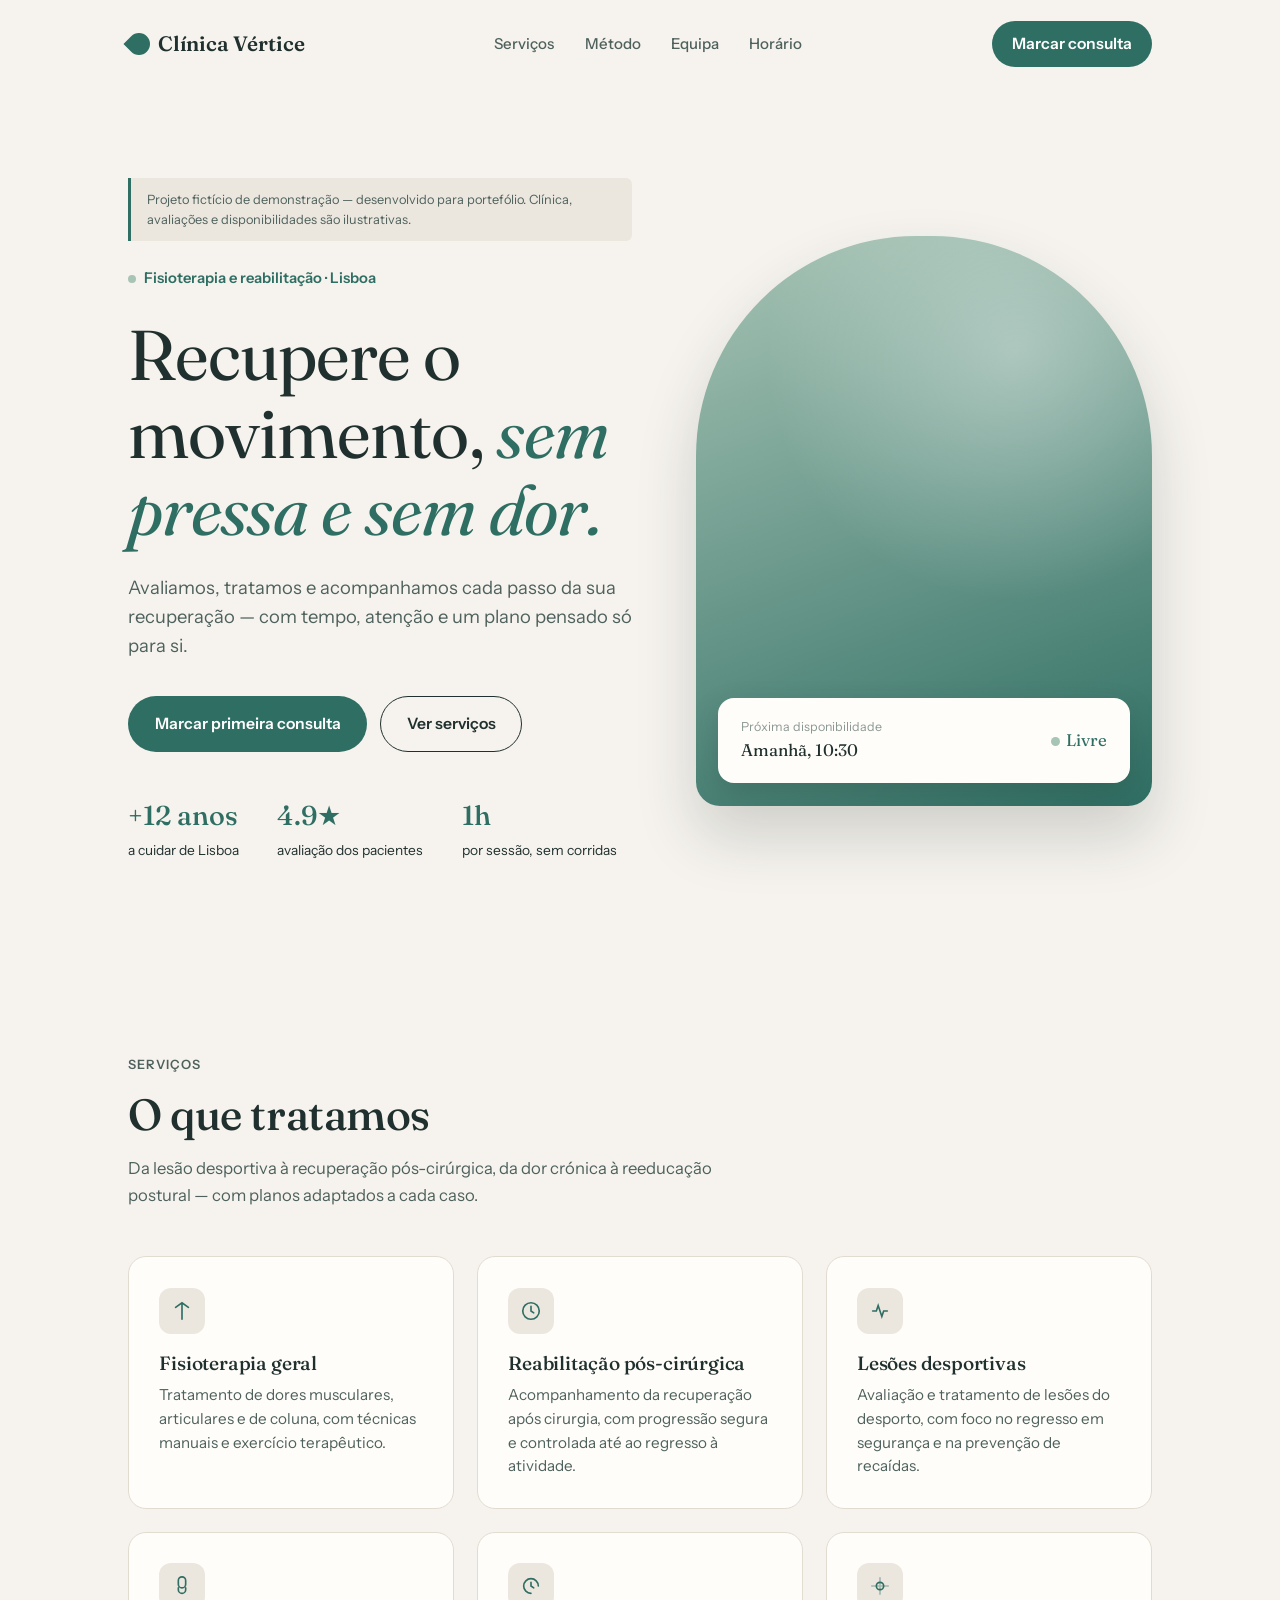
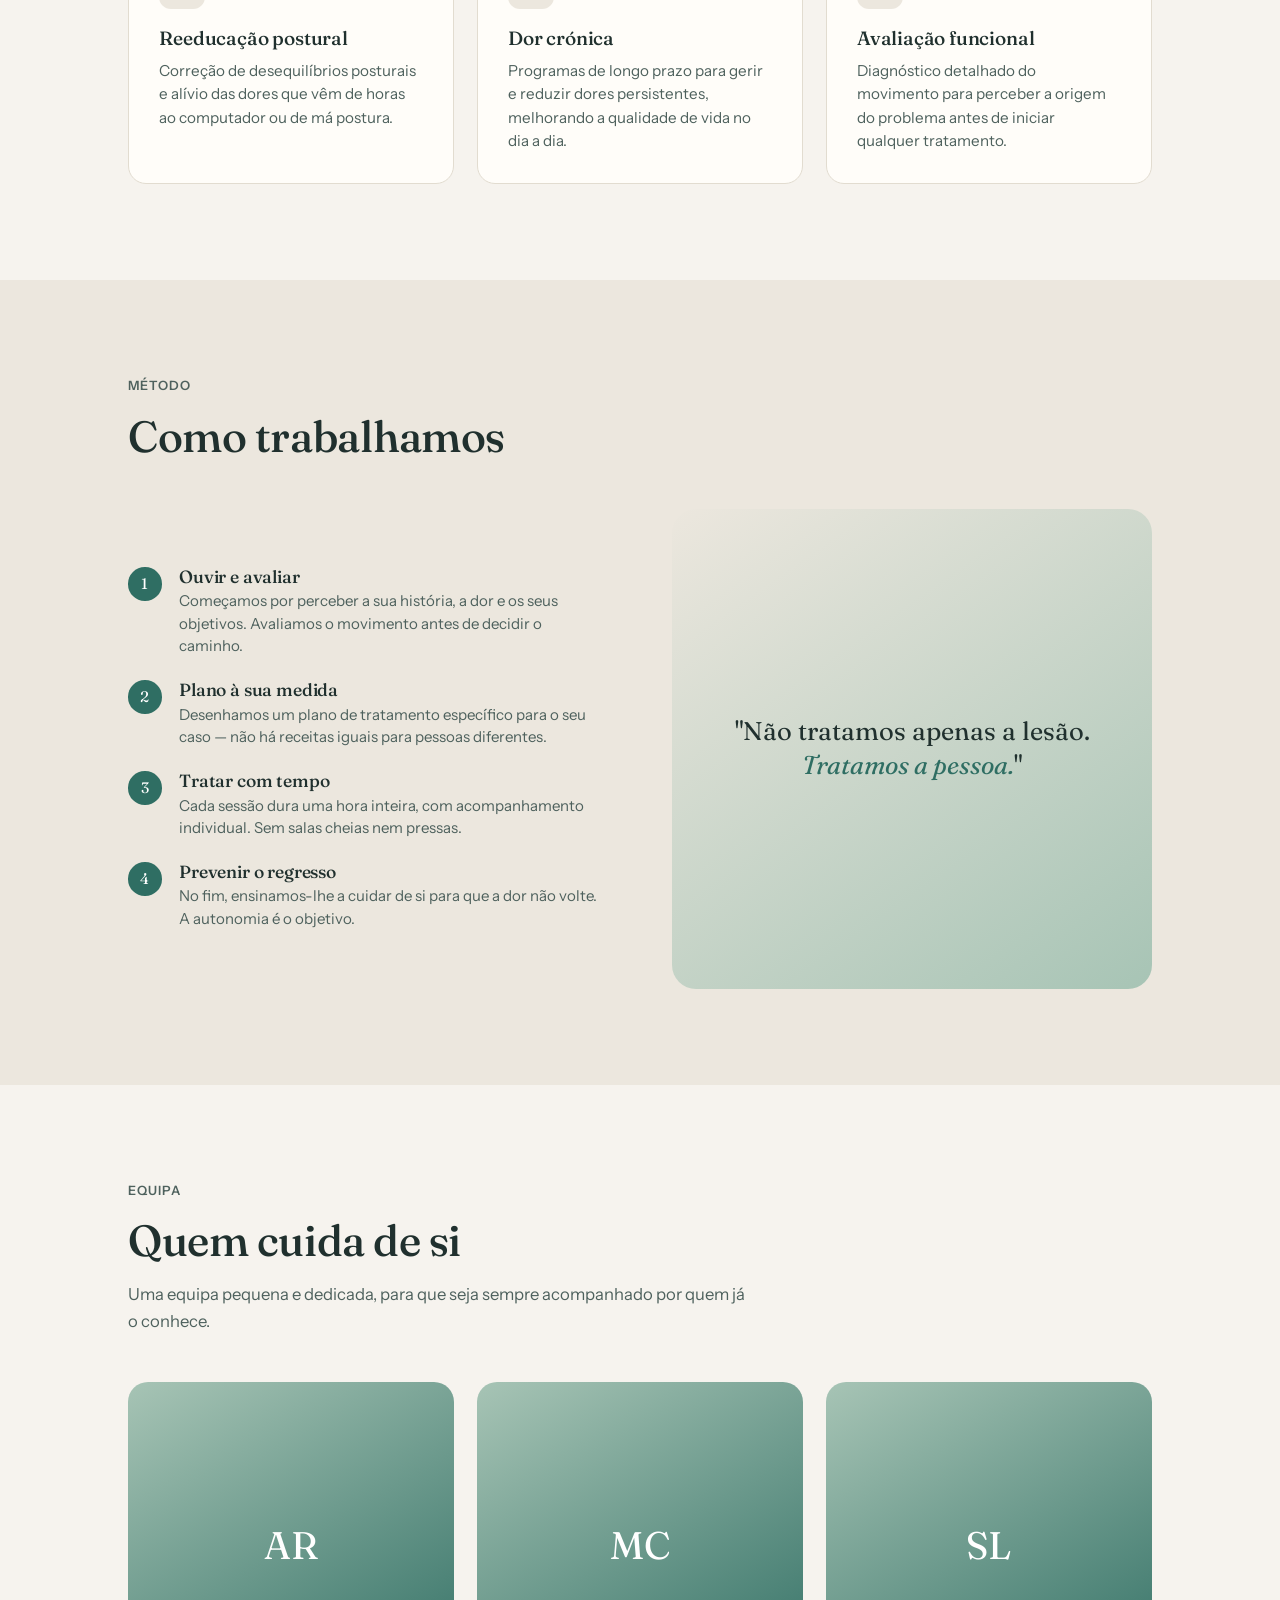
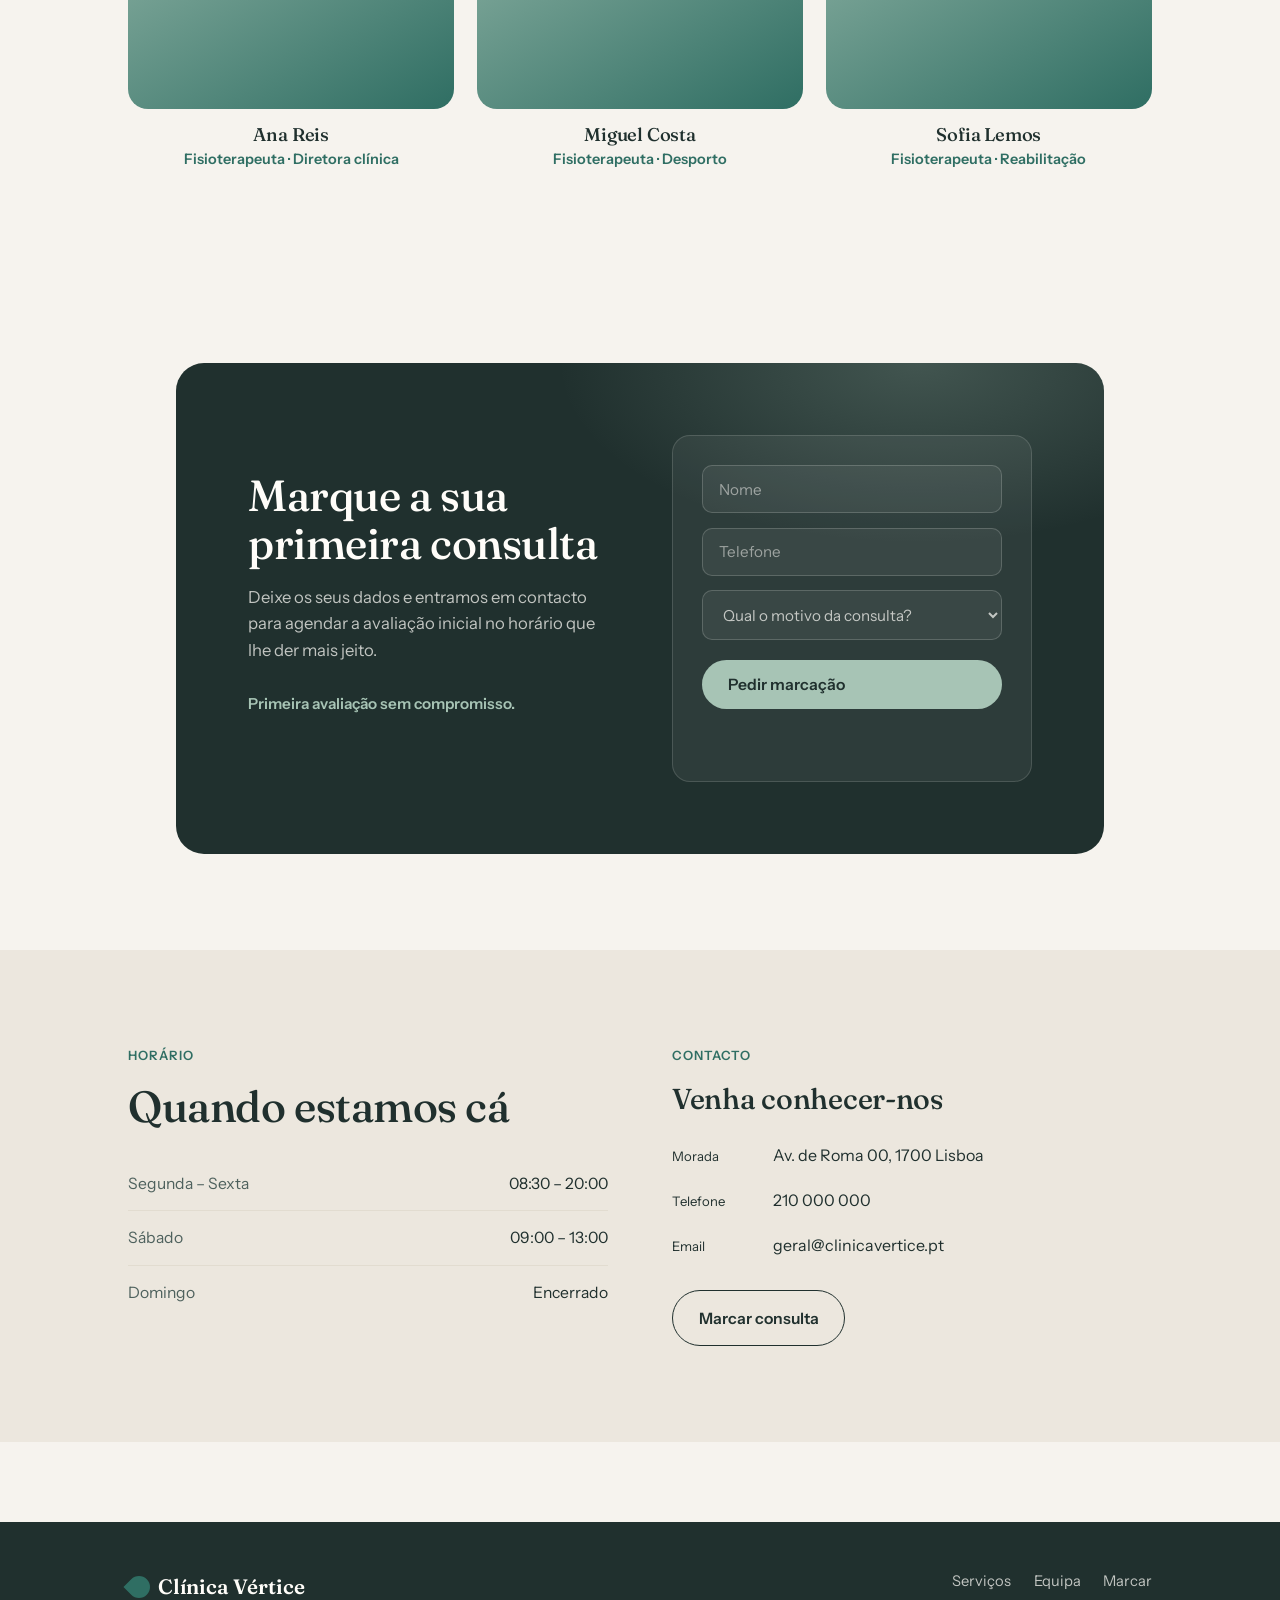
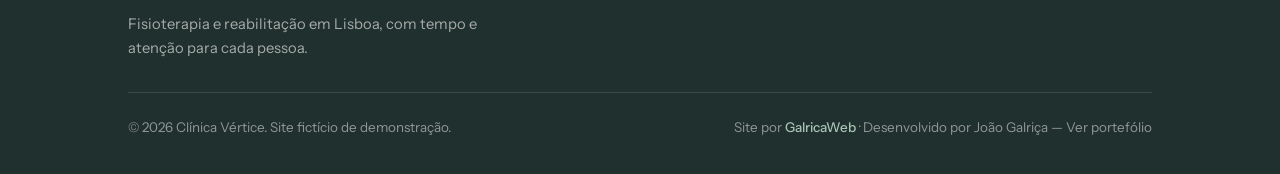
<file: index.html>
<!DOCTYPE html>
<html lang="pt-PT">
<head>
<meta charset="UTF-8">
<meta name="viewport" content="width=device-width, initial-scale=1.0">
<title>Clínica Vértice — Fisioterapia e Reabilitação · Lisboa</title>
<meta name="description" content="Clínica de fisioterapia e reabilitação em Lisboa. Avaliação, tratamento e recuperação com acompanhamento personalizado.">
<link rel="preconnect" href="https://fonts.googleapis.com">
<link rel="preconnect" href="https://fonts.gstatic.com" crossorigin>
<link href="https://fonts.googleapis.com/css2?family=Fraunces:opsz,wght@9..144,400;9..144,500;9..144,600&family=Instrument+Sans:wght@400;500;600&display=optional" rel="stylesheet">
<style>
  :root{
    --sand:#f6f3ee;         /* warm paper */
    --sand-2:#ece7de;
    --cream:#fffdf9;
    --ink:#20302e;          /* deep petrol-green ink */
    --ink-soft:#4e615d;
    --ink-faint:#8b9894;
    --teal:#2f6e63;         /* serene petrol-teal — the brand */
    --teal-deep:#245349;
    --sage:#a7c4b5;         /* soft sage accent */
    --clay:#d98b6a;         /* warm secondary for small touches */
    --line:#e2dcd0;
    --max:1120px;
    --gutter:clamp(20px,5vw,48px);
    --f-display:"Fraunces",Georgia,serif;
    --f-body:"Instrument Sans",system-ui,sans-serif;
  }
  
.demo-notice {
  font-size: 0.8rem;
  line-height: 1.5;
  color: var(--ink-soft);
  background: var(--sand-2);
  border-left: 3px solid var(--teal);
  padding: 0.75rem 1rem;
  margin-bottom: 1.5rem;
  border-radius: 0 6px 6px 0;
}
  
  *{margin:0;padding:0;box-sizing:border-box}
  html{scroll-behavior:smooth}
  body{font-family:var(--f-body);background:var(--sand);color:var(--ink);line-height:1.6;-webkit-font-smoothing:antialiased;overflow-x:hidden}
  a{color:inherit;text-decoration:none}
  img{max-width:100%;display:block}
  .wrap{width:100%;max-width:var(--max);margin:0 auto;padding-inline:var(--gutter)}

  h1,h2,h3{font-family:var(--f-display);font-weight:500;line-height:1.1;letter-spacing:-0.01em}
  h1{font-size:clamp(2.6rem,5.5vw,4.4rem);font-weight:400}
  h2{font-size:clamp(1.9rem,3.4vw,2.8rem)}
  h3{font-size:1.3rem}
  p{font-size:1.04rem}

  .btn{display:inline-flex;align-items:center;gap:.5rem;font-family:var(--f-body);font-weight:600;font-size:.98rem;padding:.9rem 1.6rem;border-radius:999px;cursor:pointer;border:1px solid transparent;transition:all .18s ease}
  .btn.solid{background:var(--teal);color:#fff}
  .btn.solid:hover{background:var(--teal-deep);transform:translateY(-2px)}
  .btn.ghost{border-color:var(--ink);color:var(--ink)}
  .btn.ghost:hover{background:var(--ink);color:var(--cream)}

  /* nav */
  .nav{position:sticky;top:0;z-index:30;background:rgba(246,243,238,.88);backdrop-filter:blur(10px);border-bottom:1px solid transparent;transition:border-color .2s}
  .nav.scrolled{border-color:var(--line)}
  .nav .wrap{display:flex;align-items:center;justify-content:space-between;padding-block:1.3rem}
  .brand{font-family:var(--f-display);font-weight:600;font-size:1.3rem;display:flex;align-items:center;gap:.5rem}
  .brand .mark{width:22px;height:22px;border-radius:50% 50% 50% 0;background:var(--teal);transform:rotate(45deg)}
  .nav-links{display:flex;gap:1.9rem;font-size:.94rem;font-weight:500}
  .nav-links a{color:var(--ink-soft)}
  .nav-links a:hover{color:var(--ink)}
  .nav .btn{padding:.6rem 1.2rem}
  @media(max-width:820px){.nav-links{display:none}}

  /* hero */
  .hero{padding-block:clamp(3rem,7vw,6rem) clamp(3.5rem,8vw,6rem);position:relative;overflow:hidden}
  .hero-grid{display:grid;grid-template-columns:1.05fr .95fr;gap:clamp(2rem,5vw,4rem);align-items:center}
  .hero .eyebrow{display:inline-flex;align-items:center;gap:.5rem;font-size:.92rem;font-weight:600;color:var(--teal);margin-bottom:1.6rem}
  .hero .eyebrow::before{content:"";width:8px;height:8px;border-radius:50%;background:var(--sage)}
  .hero h1{margin-bottom:1.5rem}
  .hero h1 em{font-style:italic;color:var(--teal)}
  .hero-lead{color:var(--ink-soft);font-size:1.15rem;line-height:1.6;max-width:46ch;margin-bottom:2.2rem}
  .hero-actions{display:flex;gap:.8rem;flex-wrap:wrap}
  .hero-trust{margin-top:2.6rem;display:flex;gap:2.4rem;flex-wrap:wrap}
  .hero-trust div strong{display:block;font-family:var(--f-display);font-size:1.7rem;font-weight:500;color:var(--teal)}
  .hero-trust div span{font-size:.86rem;color:var(--ink)}
  /* hero visual — abstract calm shape, no stock photo */
  .hero-visual{position:relative;aspect-ratio:4/5;border-radius:220px 220px 24px 24px;background:linear-gradient(160deg,var(--sage),var(--teal));overflow:hidden;box-shadow:0 30px 60px rgba(32,48,46,.18)}
  .hero-visual::before{content:"";position:absolute;inset:0;background:radial-gradient(circle at 70% 20%,rgba(255,255,255,.35),transparent 45%)}
  .hero-card{position:absolute;bottom:1.4rem;left:1.4rem;right:1.4rem;background:var(--cream);border-radius:16px;padding:1.2rem 1.4rem;box-shadow:0 12px 30px rgba(32,48,46,.2)}
  .hero-card .row{display:flex;align-items:center;justify-content:space-between;gap:1rem}
  .hero-card .label{font-size:.78rem;color:var(--ink-faint)}
  .hero-card .val{font-family:var(--f-display);font-size:1.05rem}
  .hero-card .dot{width:9px;height:9px;border-radius:50%;background:var(--sage);display:inline-block;margin-right:.4rem}
  @media(max-width:820px){.hero-grid{grid-template-columns:1fr}.hero-visual{max-width:380px;margin-inline:auto}}

  /* section */
  section{padding-block:clamp(3.5rem,8vw,6rem)}
  .soft{background:var(--sand-2)}
  .cream{background:var(--cream)}
  .sec-head{max-width:620px;margin-bottom:3rem}
  .sec-label{font-size:.8rem;font-weight:600;letter-spacing:.08em;text-transform:uppercase;color:var(--teal);margin-bottom:1rem}
  .sec-head h2{margin-bottom:1rem}
  .sec-head p{color:var(--ink-soft)}

  /* services */
  .services{display:grid;grid-template-columns:repeat(3,1fr);gap:1.4rem}
  .service{background:var(--cream);border:1px solid var(--line);border-radius:18px;padding:1.9rem;transition:transform .2s,box-shadow .25s}
  .service:hover{transform:translateY(-4px);box-shadow:0 18px 40px rgba(32,48,46,.1)}
  .service .ico{width:46px;height:46px;border-radius:12px;background:var(--sand-2);display:grid;place-items:center;margin-bottom:1.2rem;color:var(--teal)}
  .service h3{font-size:1.2rem;margin-bottom:.6rem}
  .service p{color:var(--ink-soft);font-size:.95rem;line-height:1.55}
  @media(max-width:820px){.services{grid-template-columns:1fr}}

  /* approach — two column prose + list */
  .approach-grid{display:grid;grid-template-columns:1fr 1fr;gap:clamp(2rem,5vw,4rem);align-items:center}
  .approach-list{list-style:none;display:flex;flex-direction:column;gap:1.4rem}
  .approach-list li{display:flex;gap:1.1rem;align-items:flex-start}
  .approach-list .n{flex-shrink:0;width:2.1rem;height:2.1rem;border-radius:50%;background:var(--teal);color:#fff;font-family:var(--f-display);display:grid;place-items:center;font-size:.95rem}
  .approach-list h3{font-size:1.1rem;margin-bottom:.25rem}
  .approach-list p{color:var(--ink-soft);font-size:.94rem;line-height:1.5}
  .approach-visual{aspect-ratio:1;border-radius:24px;background:linear-gradient(145deg,var(--sand-2),var(--sage));display:grid;place-items:center;padding:2rem}
  .approach-quote{font-family:var(--f-display);font-size:1.6rem;line-height:1.3;color:var(--ink);text-align:center}
  .approach-quote span{color:var(--teal);font-style:italic}
  @media(max-width:820px){.approach-grid{grid-template-columns:1fr}.approach-visual{display:none}}

  /* team */
  .team{display:grid;grid-template-columns:repeat(3,1fr);gap:1.4rem}
  .member{text-align:center}
  .member .avatar{aspect-ratio:1;border-radius:20px;background:linear-gradient(150deg,var(--sage),var(--teal));margin-bottom:1rem;display:grid;place-items:center;font-family:var(--f-display);color:#fff;font-size:2.4rem}
  .member h3{font-size:1.15rem;margin-bottom:.2rem}
  .member .role{font-size:.9rem;color:var(--teal);font-weight:600}
  @media(max-width:720px){.team{grid-template-columns:1fr;max-width:320px;margin-inline:auto}}

  /* booking band */
  .booking{background:var(--ink);color:var(--cream);border-radius:28px;margin-inline:var(--gutter);padding:clamp(2.5rem,6vw,4.5rem);position:relative;overflow:hidden}
  .booking::before{content:"";position:absolute;inset:0;background:radial-gradient(600px 300px at 80% 0,rgba(167,196,181,.25),transparent 60%)}
  .booking-grid{position:relative;z-index:2;display:grid;grid-template-columns:1fr 1fr;gap:clamp(2rem,5vw,4rem);align-items:center;max-width:var(--max);margin-inline:auto}
  .booking h2{color:var(--cream);margin-bottom:1rem}
  .booking p{color:rgba(255,253,249,.72);max-width:40ch;margin-bottom:1.8rem}
  .booking-form{background:rgba(255,253,249,.06);border:1px solid rgba(255,253,249,.14);border-radius:18px;padding:1.8rem;display:flex;flex-direction:column;gap:.9rem}
  .booking-form input,.booking-form select{width:100%;background:rgba(255,253,249,.06);border:1px solid rgba(255,253,249,.18);border-radius:10px;padding:.85rem 1rem;color:var(--cream);font-family:var(--f-body);font-size:.95rem}
  .booking-form input::placeholder{color:rgba(255,253,249,.5)}
  .booking-form select{color:rgba(255,253,249,.7)}
  .booking-form select option {
  color: #20302e;
  background-color: #ffffff;
}
  .booking-form .btn.solid{background:var(--sage);color:var(--ink);margin-top:.3rem}
  .booking-form .btn.solid:hover{background:#fff}
  @media(max-width:820px){.booking-grid{grid-template-columns:1fr}}

  /* info / hours */
  .info-grid{display:grid;grid-template-columns:1fr 1fr;gap:clamp(2rem,5vw,4rem)}
  .hours-list{list-style:none}
  .hours-list li{display:flex;justify-content:space-between;padding:.9rem 0;border-bottom:1px solid var(--line);font-size:.98rem}
  .hours-list li:last-child{border-bottom:0}
  .hours-list .day{color:var(--ink-soft)}
  .hours-list .closed{color:var(--ink)}
  .contact-block h3{margin-bottom:1rem}
  .contact-block .line{display:flex;gap:.8rem;align-items:baseline;padding:.6rem 0;font-size:1rem}
  .contact-block .line span{color:var(--ink);font-size:.82rem;min-width:88px}
  @media(max-width:720px){.info-grid{grid-template-columns:1fr}}

  /* footer */
  footer{background:var(--ink);color:var(--cream);padding-block:3rem 2.2rem;margin-top:clamp(3rem,7vw,5rem)}
  .foot-top{display:flex;justify-content:space-between;gap:2rem;flex-wrap:wrap;margin-bottom:2rem}
  .foot-top .brand{color:var(--cream)}
  .foot-top p{color:rgba(255,253,249,.6);font-size:.92rem;max-width:36ch;margin-top:.6rem}
  .foot-links{display:flex;gap:1.4rem;font-size:.92rem}
  .foot-links a{color:rgba(255,253,249,.72)}
  .foot-bottom{border-top:1px solid rgba(255,253,249,.12);padding-top:1.5rem;display:flex;justify-content:space-between;gap:1rem;flex-wrap:wrap;align-items:center}
  .foot-bottom p{color:rgba(255,253,249,.5);font-size:.84rem}
  .made{font-size:.82rem;color:rgba(255,253,249,.45)}
  .made b{color:var(--sage);font-weight:500}

  :focus-visible{outline:2px solid var(--teal);outline-offset:3px}
</style>
</head>
<body>

<nav class="nav" id="top">
  <div class="wrap">
    <a class="brand" href="#top"><span class="mark"></span>Clínica Vértice</a>
    <div class="nav-links">
      <a href="#servicos">Serviços</a>
      <a href="#metodo">Método</a>
      <a href="#equipa">Equipa</a>
      <a href="#horario">Horário</a>
    </div>
    <a href="#marcar" class="btn solid">Marcar consulta</a>
  </div>
</nav>

<header class="hero">
  <div class="wrap hero-grid">
    <div>   
      <p class="demo-notice">Projeto fictício de demonstração — desenvolvido para portefólio. Clínica, avaliações e disponibilidades são ilustrativas.</p>
      <span class="eyebrow">Fisioterapia e reabilitação · Lisboa</span>
      <h1>Recupere o movimento, <em>sem pressa e sem dor.</em></h1>
      <p class="hero-lead">Avaliamos, tratamos e acompanhamos cada passo da sua recuperação — com tempo, atenção e um plano pensado só para si.</p>
      <div class="hero-actions">
        <a href="#marcar" class="btn solid">Marcar primeira consulta</a>
        <a href="#servicos" class="btn ghost">Ver serviços</a>
      </div>
      <div class="hero-trust">
        <div><strong>+12 anos</strong><span>a cuidar de Lisboa</span></div>
        <div><strong>4.9★</strong><span>avaliação dos pacientes</span></div>
        <div><strong>1h</strong><span>por sessão, sem corridas</span></div>
      </div>
    </div>
    <div class="hero-visual">
      <div class="hero-card">
        <div class="row">
          <div><div class="label">Próxima disponibilidade</div><div class="val">Amanhã, 10:30</div></div>
          <div class="val" style="color:var(--teal)"><span class="dot"></span>Livre</div>
        </div>
      </div>
    </div>
  </div>
</header>

<main>
<section id="servicos">
  <div class="wrap">
    <div class="sec-head">
      <p class="sec-label">Serviços</p>
      <h2>O que tratamos</h2>
      <p>Da lesão desportiva à recuperação pós-cirúrgica, da dor crónica à reeducação postural — com planos adaptados a cada caso.</p>
    </div>
    <div class="services">
      <article class="service">
        <div class="ico"><svg width="22" height="22" viewBox="0 0 24 24" fill="none" stroke="currentColor" stroke-width="1.8" stroke-linecap="round"><path d="M12 3v18M5 8l7-5 7 5"/></svg></div>
        <h3>Fisioterapia geral</h3>
        <p>Tratamento de dores musculares, articulares e de coluna, com técnicas manuais e exercício terapêutico.</p>
      </article>
      <article class="service">
        <div class="ico"><svg width="22" height="22" viewBox="0 0 24 24" fill="none" stroke="currentColor" stroke-width="1.8" stroke-linecap="round"><circle cx="12" cy="12" r="9"/><path d="M12 7v5l3 2"/></svg></div>
        <h3>Reabilitação pós-cirúrgica</h3>
        <p>Acompanhamento da recuperação após cirurgia, com progressão segura e controlada até ao regresso à atividade.</p>
      </article>
      <article class="service">
        <div class="ico"><svg width="22" height="22" viewBox="0 0 24 24" fill="none" stroke="currentColor" stroke-width="1.8" stroke-linecap="round"><path d="M4 12h4l2-6 4 12 2-6h4"/></svg></div>
        <h3>Lesões desportivas</h3>
        <p>Avaliação e tratamento de lesões do desporto, com foco no regresso em segurança e na prevenção de recaídas.</p>
      </article>
      <article class="service">
        <div class="ico"><svg width="22" height="22" viewBox="0 0 24 24" fill="none" stroke="currentColor" stroke-width="1.8" stroke-linecap="round"><path d="M12 2a4 4 0 0 1 4 4v4a4 4 0 0 1-8 0V6a4 4 0 0 1 4-4z"/><path d="M8 14v2a4 4 0 0 0 8 0v-2"/></svg></div>
        <h3>Reeducação postural</h3>
        <p>Correção de desequilíbrios posturais e alívio das dores que vêm de horas ao computador ou de má postura.</p>
      </article>
      <article class="service">
        <div class="ico"><svg width="22" height="22" viewBox="0 0 24 24" fill="none" stroke="currentColor" stroke-width="1.8" stroke-linecap="round"><path d="M20 12a8 8 0 1 0-8 8"/><path d="M12 8v4l3 2"/></svg></div>
        <h3>Dor crónica</h3>
        <p>Programas de longo prazo para gerir e reduzir dores persistentes, melhorando a qualidade de vida no dia a dia.</p>
      </article>
      <article class="service">
        <div class="ico"><svg width="22" height="22" viewBox="0 0 24 24" fill="none" stroke="currentColor" stroke-width="1.8" stroke-linecap="round"><path d="M3 12h18M12 3v18" opacity=".4"/><circle cx="12" cy="12" r="4"/></svg></div>
        <h3>Avaliação funcional</h3>
        <p>Diagnóstico detalhado do movimento para perceber a origem do problema antes de iniciar qualquer tratamento.</p>
      </article>
    </div>
  </div>
</section>

<section class="soft" id="metodo">
  <div class="wrap">
    <div class="sec-head">
      <p class="sec-label">Método</p>
      <h2>Como trabalhamos</h2>
    </div>
    <div class="approach-grid">
      <ul class="approach-list">
        <li><span class="n">1</span><div><h3>Ouvir e avaliar</h3><p>Começamos por perceber a sua história, a dor e os seus objetivos. Avaliamos o movimento antes de decidir o caminho.</p></div></li>
        <li><span class="n">2</span><div><h3>Plano à sua medida</h3><p>Desenhamos um plano de tratamento específico para o seu caso — não há receitas iguais para pessoas diferentes.</p></div></li>
        <li><span class="n">3</span><div><h3>Tratar com tempo</h3><p>Cada sessão dura uma hora inteira, com acompanhamento individual. Sem salas cheias nem pressas.</p></div></li>
        <li><span class="n">4</span><div><h3>Prevenir o regresso</h3><p>No fim, ensinamos-lhe a cuidar de si para que a dor não volte. A autonomia é o objetivo.</p></div></li>
      </ul>
      <div class="approach-visual">
        <p class="approach-quote">"Não tratamos apenas a lesão.<br><span>Tratamos a pessoa.</span>"</p>
      </div>
    </div>
  </div>
</section>

<section id="equipa">
  <div class="wrap">
    <div class="sec-head">
      <p class="sec-label">Equipa</p>
      <h2>Quem cuida de si</h2>
      <p>Uma equipa pequena e dedicada, para que seja sempre acompanhado por quem já o conhece.</p>
    </div>
    <div class="team">
      <div class="member"><div class="avatar">AR</div><h3>Ana Reis</h3><p class="role">Fisioterapeuta · Diretora clínica</p></div>
      <div class="member"><div class="avatar">MC</div><h3>Miguel Costa</h3><p class="role">Fisioterapeuta · Desporto</p></div>
      <div class="member"><div class="avatar">SL</div><h3>Sofia Lemos</h3><p class="role">Fisioterapeuta · Reabilitação</p></div>
    </div>
  </div>
</section>

<section>
  <div class="wrap">
    <div class="booking" id="marcar">
      <div class="booking-grid">
        <div>
          <h2>Marque a sua primeira consulta</h2>
          <p>Deixe os seus dados e entramos em contacto para agendar a avaliação inicial no horário que lhe der mais jeito.</p>
          <p style="color:var(--sage);font-weight:600;font-size:.95rem">Primeira avaliação sem compromisso.</p>
        </div>
        <form class="booking-form" onsubmit="mostrarMensagem(event)">
          <input type="text" placeholder="Nome" required>
          <input type="tel" placeholder="Telefone" required>
          <select aria-label="Motivo da consulta"><option>Qual o motivo da consulta?</option><option>Dor nas costas</option><option>Lesão desportiva</option><option>Pós-cirúrgico</option><option>Outro</option></select>
          <button type="submit" class="btn solid">Pedir marcação</button>
          <p id="mensagem-marcacao" role="status" aria-live="polite"></p>
        </form>
      </div>
    </div>
  </div>
</section>

<section class="soft" id="horario">
  <div class="wrap info-grid">
    <div>
      <p class="sec-label">Horário</p>
      <h2 style="margin-bottom:1.6rem">Quando estamos cá</h2>
      <ul class="hours-list">
        <li><span class="day">Segunda – Sexta</span><span>08:30 – 20:00</span></li>
        <li><span class="day">Sábado</span><span>09:00 – 13:00</span></li>
        <li><span class="day">Domingo</span><span class="closed">Encerrado</span></li>
      </ul>
    </div>
    <div class="contact-block">
      <p class="sec-label">Contacto</p>
      <h3 style="font-family:var(--f-display);font-size:1.8rem;margin-bottom:1.2rem">Venha conhecer-nos</h3>
      <div class="line"><span>Morada</span> Av. de Roma 00, 1700 Lisboa</div>
      <div class="line"><span>Telefone</span> 210 000 000</div>
      <div class="line"><span>Email</span> geral@clinicavertice.pt</div>
      <div style="margin-top:1.4rem"><a href="#marcar" class="btn ghost">Marcar consulta</a></div>
    </div>
  </div>
</section>
</main>

<footer>
  <div class="wrap">
    <div class="foot-top">
      <div>
        <div class="brand" style="color:var(--cream)"><span class="mark"></span>Clínica Vértice</div>
        <p>Fisioterapia e reabilitação em Lisboa, com tempo e atenção para cada pessoa.</p>
      </div>
      <div class="foot-links">
        <a href="#servicos">Serviços</a>
        <a href="#equipa">Equipa</a>
        <a href="#marcar">Marcar</a>
      </div>
    </div>
    <div class="foot-bottom">
      <p>© <span id="y"></span> Clínica Vértice. Site fictício de demonstração.</p>
      <p class="made">Site por <b>GalricaWeb</b> · Desenvolvido por <a href="https://joaogalrica.pt/" target="_blank" rel="noopener noreferrer">João Galriça — Ver portefólio</a></p>
    </div>
  </div>
</footer>

<script>
  document.getElementById('y').textContent=new Date().getFullYear();
  (function(){var n=document.querySelector('.nav');addEventListener('scroll',function(){n.classList.toggle('scrolled',scrollY>8)},{passive:true});})();
  function mostrarMensagem(event) {
  event.preventDefault();

  const mensagem = document.getElementById("mensagem-marcacao");

  mensagem.textContent =
    "Este é um projeto de demonstração. Nenhum pedido de marcação foi enviado.";
}
</script>
</body>
</html>
</file>
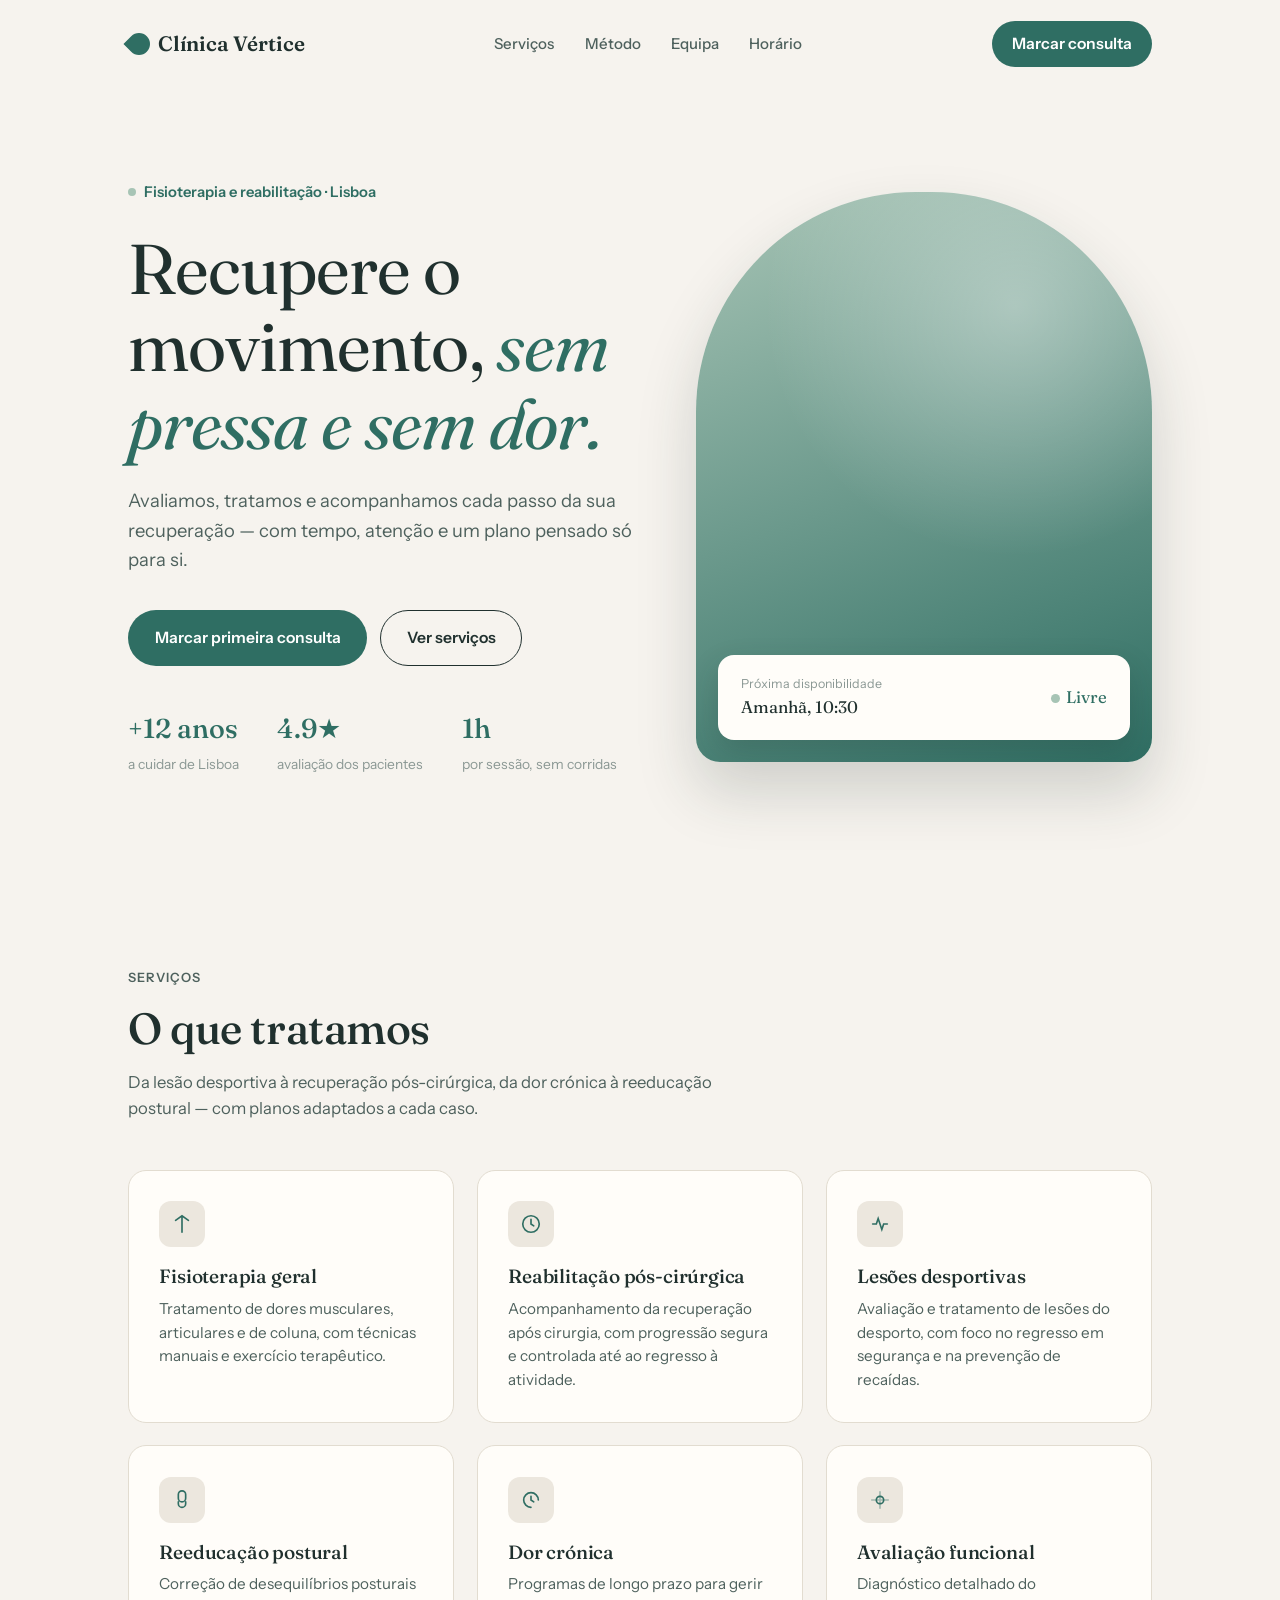
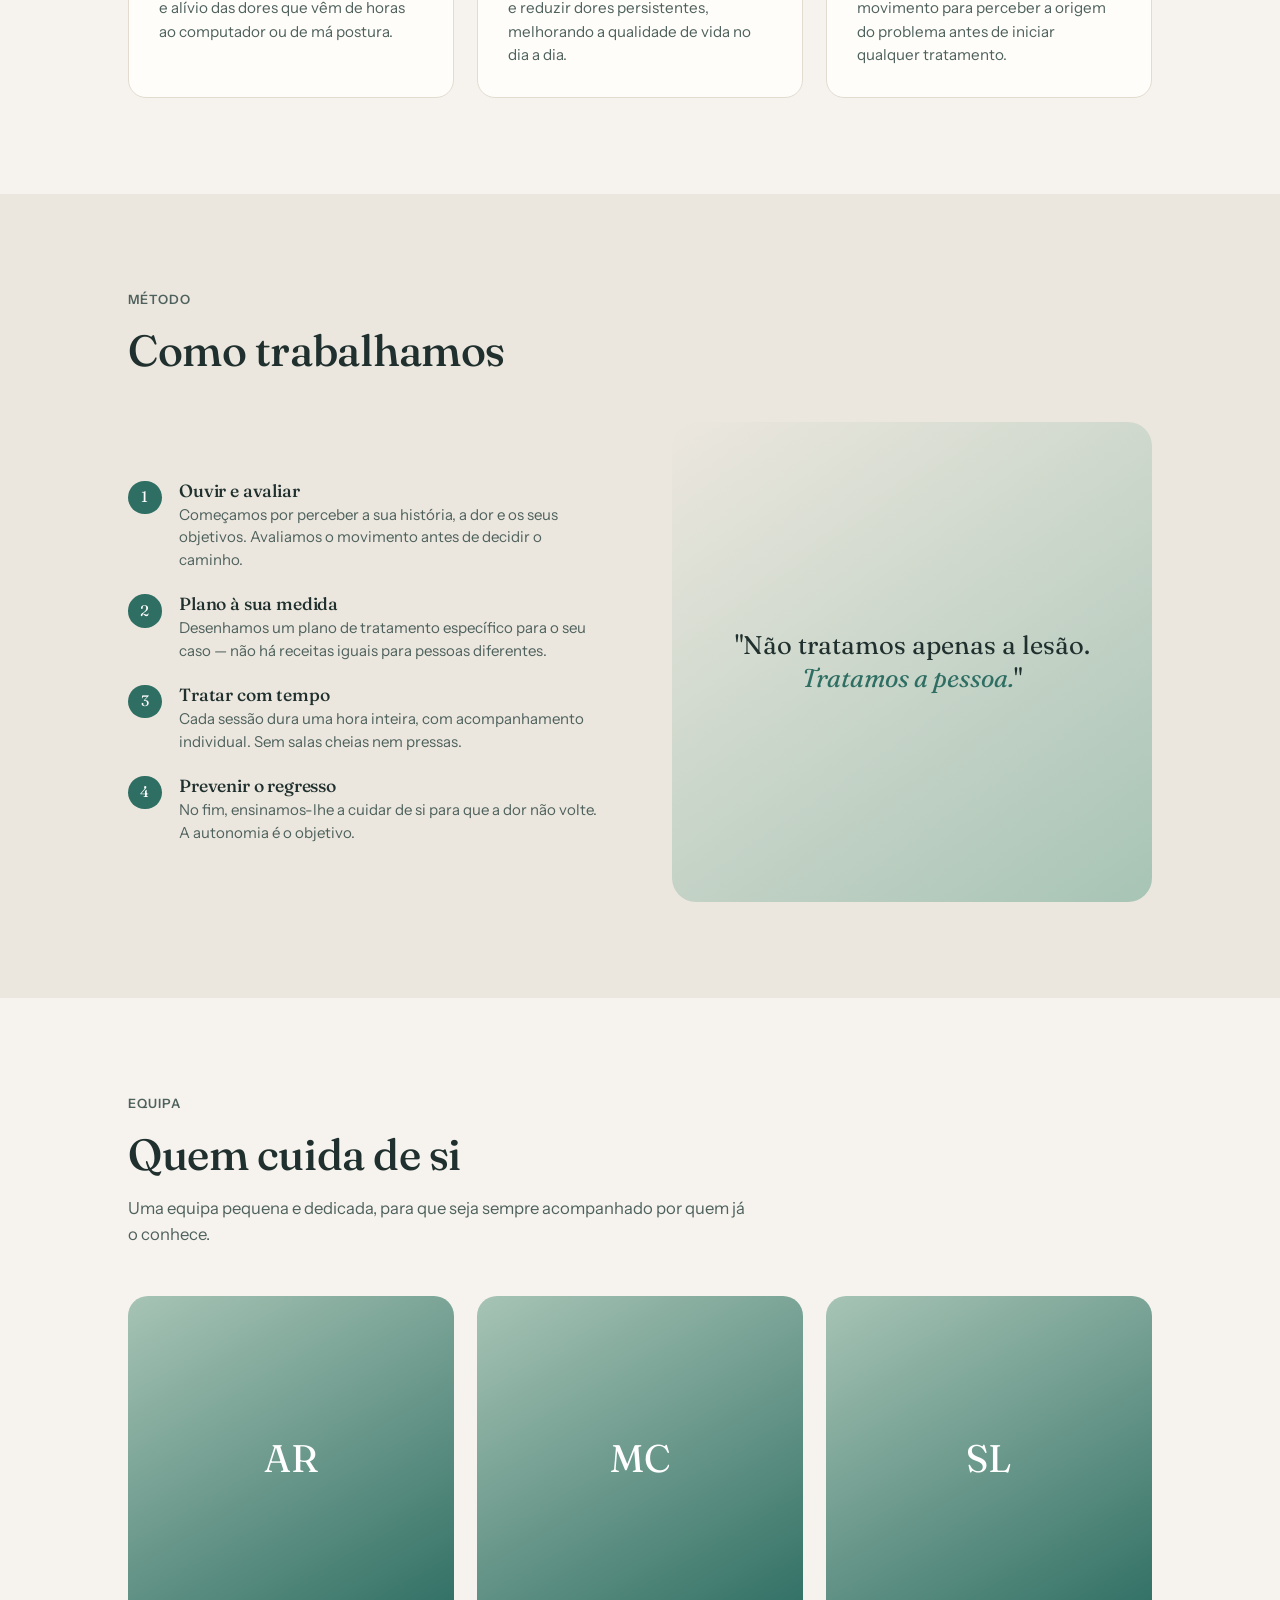
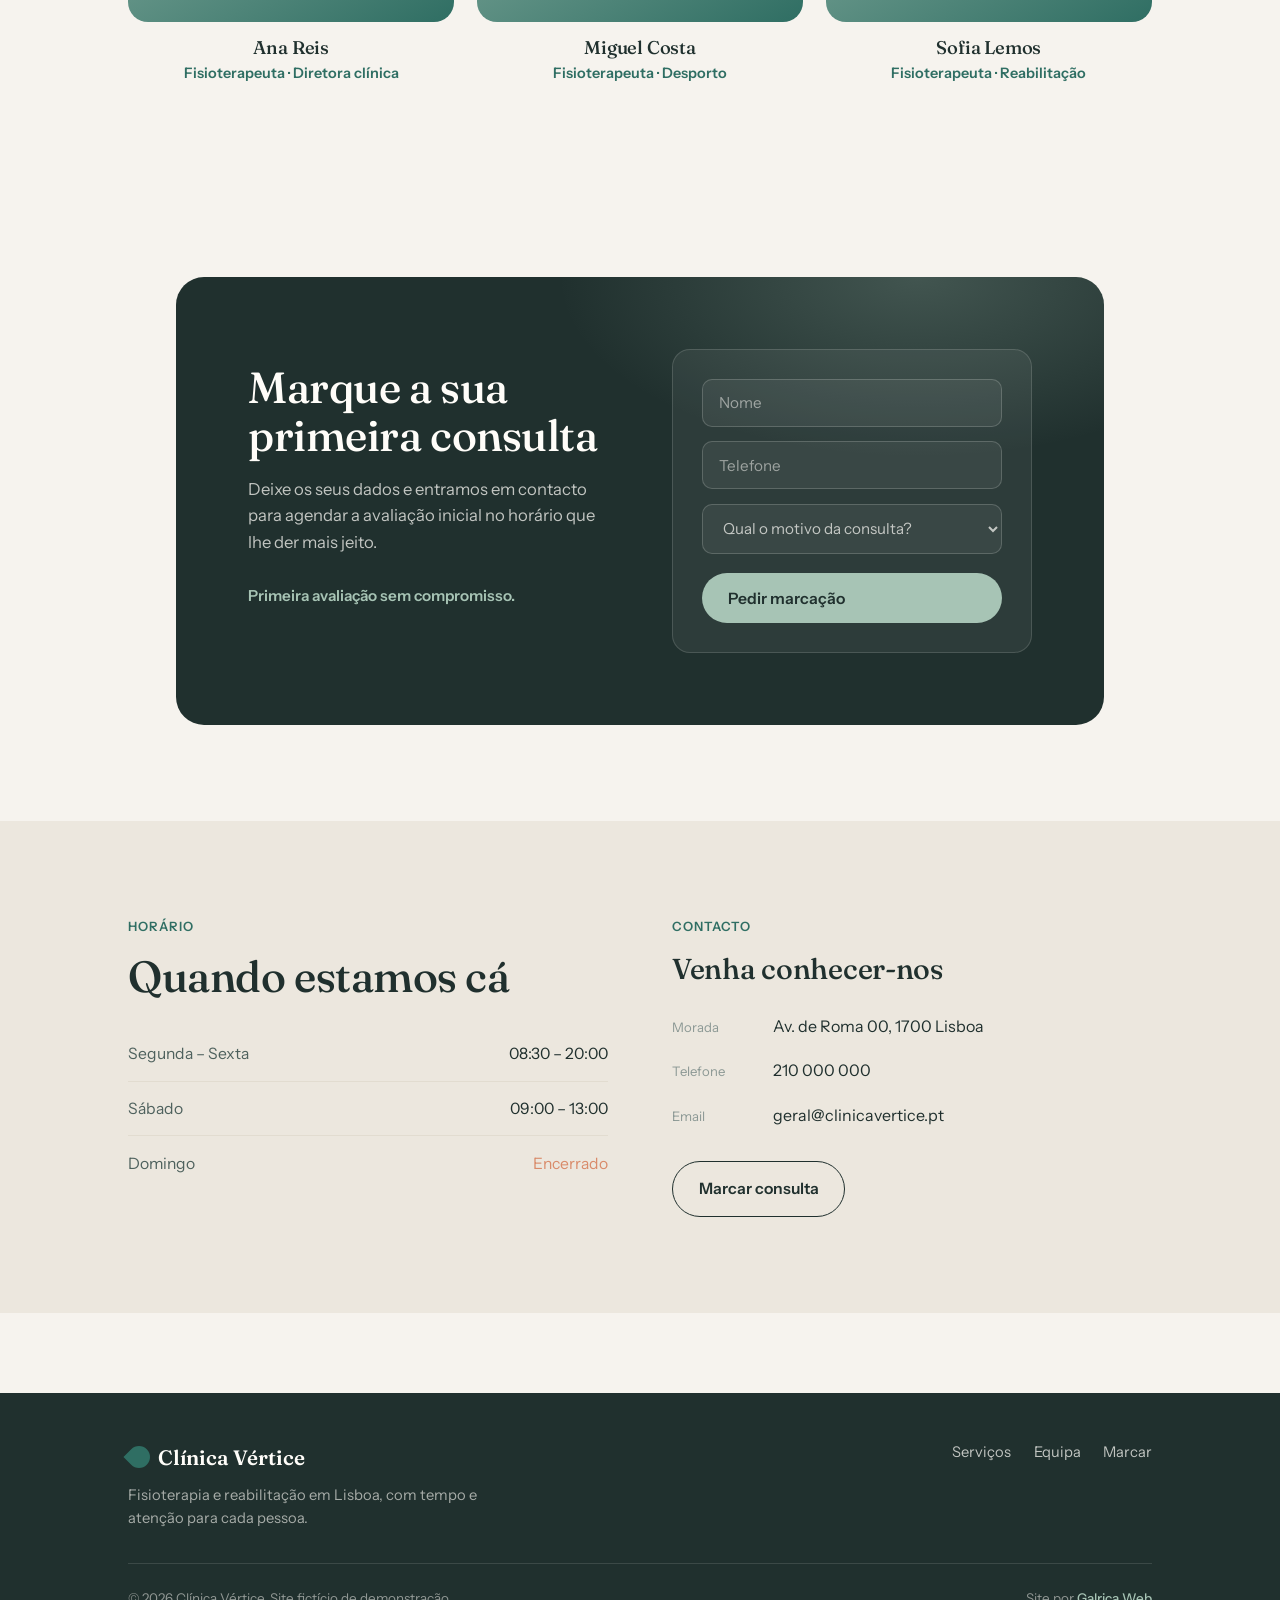
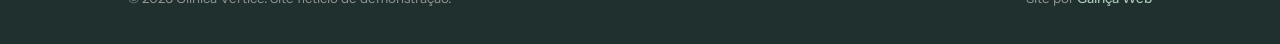
<file: index (2).html>
<!DOCTYPE html>
<html lang="pt-PT">
<head>
<meta charset="UTF-8">
<meta name="viewport" content="width=device-width, initial-scale=1.0">
<title>Clínica Vértice — Fisioterapia e Reabilitação · Lisboa</title>
<meta name="description" content="Clínica de fisioterapia e reabilitação em Lisboa. Avaliação, tratamento e recuperação com acompanhamento personalizado.">
<link rel="preconnect" href="https://fonts.googleapis.com">
<link rel="preconnect" href="https://fonts.gstatic.com" crossorigin>
<link href="https://fonts.googleapis.com/css2?family=Fraunces:opsz,wght@9..144,400;9..144,500;9..144,600&family=Instrument+Sans:wght@400;500;600&display=swap" rel="stylesheet">
<style>
  :root{
    --sand:#f6f3ee;         /* warm paper */
    --sand-2:#ece7de;
    --cream:#fffdf9;
    --ink:#20302e;          /* deep petrol-green ink */
    --ink-soft:#4e615d;
    --ink-faint:#8b9894;
    --teal:#2f6e63;         /* serene petrol-teal — the brand */
    --teal-deep:#245349;
    --sage:#a7c4b5;         /* soft sage accent */
    --clay:#d98b6a;         /* warm secondary for small touches */
    --line:#e2dcd0;
    --max:1120px;
    --gutter:clamp(20px,5vw,48px);
    --f-display:"Fraunces",Georgia,serif;
    --f-body:"Instrument Sans",system-ui,sans-serif;
  }
  *{margin:0;padding:0;box-sizing:border-box}
  html{scroll-behavior:smooth}
  body{font-family:var(--f-body);background:var(--sand);color:var(--ink);line-height:1.6;-webkit-font-smoothing:antialiased;overflow-x:hidden}
  a{color:inherit;text-decoration:none}
  img{max-width:100%;display:block}
  .wrap{width:100%;max-width:var(--max);margin:0 auto;padding-inline:var(--gutter)}

  h1,h2,h3{font-family:var(--f-display);font-weight:500;line-height:1.1;letter-spacing:-0.01em}
  h1{font-size:clamp(2.6rem,5.5vw,4.4rem);font-weight:400}
  h2{font-size:clamp(1.9rem,3.4vw,2.8rem)}
  h3{font-size:1.3rem}
  p{font-size:1.04rem}

  .btn{display:inline-flex;align-items:center;gap:.5rem;font-family:var(--f-body);font-weight:600;font-size:.98rem;padding:.9rem 1.6rem;border-radius:999px;cursor:pointer;border:1px solid transparent;transition:all .18s ease}
  .btn.solid{background:var(--teal);color:#fff}
  .btn.solid:hover{background:var(--teal-deep);transform:translateY(-2px)}
  .btn.ghost{border-color:var(--ink);color:var(--ink)}
  .btn.ghost:hover{background:var(--ink);color:var(--cream)}

  /* nav */
  .nav{position:sticky;top:0;z-index:30;background:rgba(246,243,238,.88);backdrop-filter:blur(10px);border-bottom:1px solid transparent;transition:border-color .2s}
  .nav.scrolled{border-color:var(--line)}
  .nav .wrap{display:flex;align-items:center;justify-content:space-between;padding-block:1.3rem}
  .brand{font-family:var(--f-display);font-weight:600;font-size:1.3rem;display:flex;align-items:center;gap:.5rem}
  .brand .mark{width:22px;height:22px;border-radius:50% 50% 50% 0;background:var(--teal);transform:rotate(45deg)}
  .nav-links{display:flex;gap:1.9rem;font-size:.94rem;font-weight:500}
  .nav-links a{color:var(--ink-soft)}
  .nav-links a:hover{color:var(--ink)}
  .nav .btn{padding:.6rem 1.2rem}
  @media(max-width:820px){.nav-links{display:none}}

  /* hero */
  .hero{padding-block:clamp(3rem,7vw,6rem) clamp(3.5rem,8vw,6rem);position:relative;overflow:hidden}
  .hero-grid{display:grid;grid-template-columns:1.05fr .95fr;gap:clamp(2rem,5vw,4rem);align-items:center}
  .hero .eyebrow{display:inline-flex;align-items:center;gap:.5rem;font-size:.92rem;font-weight:600;color:var(--teal);margin-bottom:1.6rem}
  .hero .eyebrow::before{content:"";width:8px;height:8px;border-radius:50%;background:var(--sage)}
  .hero h1{margin-bottom:1.5rem}
  .hero h1 em{font-style:italic;color:var(--teal)}
  .hero-lead{color:var(--ink-soft);font-size:1.15rem;line-height:1.6;max-width:46ch;margin-bottom:2.2rem}
  .hero-actions{display:flex;gap:.8rem;flex-wrap:wrap}
  .hero-trust{margin-top:2.6rem;display:flex;gap:2.4rem;flex-wrap:wrap}
  .hero-trust div strong{display:block;font-family:var(--f-display);font-size:1.7rem;font-weight:500;color:var(--teal)}
  .hero-trust div span{font-size:.86rem;color:var(--ink-faint)}
  /* hero visual — abstract calm shape, no stock photo */
  .hero-visual{position:relative;aspect-ratio:4/5;border-radius:220px 220px 24px 24px;background:linear-gradient(160deg,var(--sage),var(--teal));overflow:hidden;box-shadow:0 30px 60px rgba(32,48,46,.18)}
  .hero-visual::before{content:"";position:absolute;inset:0;background:radial-gradient(circle at 70% 20%,rgba(255,255,255,.35),transparent 45%)}
  .hero-card{position:absolute;bottom:1.4rem;left:1.4rem;right:1.4rem;background:var(--cream);border-radius:16px;padding:1.2rem 1.4rem;box-shadow:0 12px 30px rgba(32,48,46,.2)}
  .hero-card .row{display:flex;align-items:center;justify-content:space-between;gap:1rem}
  .hero-card .label{font-size:.78rem;color:var(--ink-faint)}
  .hero-card .val{font-family:var(--f-display);font-size:1.05rem}
  .hero-card .dot{width:9px;height:9px;border-radius:50%;background:var(--sage);display:inline-block;margin-right:.4rem}
  @media(max-width:820px){.hero-grid{grid-template-columns:1fr}.hero-visual{max-width:380px;margin-inline:auto}}

  /* section */
  section{padding-block:clamp(3.5rem,8vw,6rem)}
  .soft{background:var(--sand-2)}
  .cream{background:var(--cream)}
  .sec-head{max-width:620px;margin-bottom:3rem}
  .sec-label{font-size:.8rem;font-weight:600;letter-spacing:.08em;text-transform:uppercase;color:var(--teal);margin-bottom:1rem}
  .sec-head h2{margin-bottom:1rem}
  .sec-head p{color:var(--ink-soft)}

  /* services */
  .services{display:grid;grid-template-columns:repeat(3,1fr);gap:1.4rem}
  .service{background:var(--cream);border:1px solid var(--line);border-radius:18px;padding:1.9rem;transition:transform .2s,box-shadow .25s}
  .service:hover{transform:translateY(-4px);box-shadow:0 18px 40px rgba(32,48,46,.1)}
  .service .ico{width:46px;height:46px;border-radius:12px;background:var(--sand-2);display:grid;place-items:center;margin-bottom:1.2rem;color:var(--teal)}
  .service h3{font-size:1.2rem;margin-bottom:.6rem}
  .service p{color:var(--ink-soft);font-size:.95rem;line-height:1.55}
  @media(max-width:820px){.services{grid-template-columns:1fr}}

  /* approach — two column prose + list */
  .approach-grid{display:grid;grid-template-columns:1fr 1fr;gap:clamp(2rem,5vw,4rem);align-items:center}
  .approach-list{list-style:none;display:flex;flex-direction:column;gap:1.4rem}
  .approach-list li{display:flex;gap:1.1rem;align-items:flex-start}
  .approach-list .n{flex-shrink:0;width:2.1rem;height:2.1rem;border-radius:50%;background:var(--teal);color:#fff;font-family:var(--f-display);display:grid;place-items:center;font-size:.95rem}
  .approach-list h3{font-size:1.1rem;margin-bottom:.25rem}
  .approach-list p{color:var(--ink-soft);font-size:.94rem;line-height:1.5}
  .approach-visual{aspect-ratio:1;border-radius:24px;background:linear-gradient(145deg,var(--sand-2),var(--sage));display:grid;place-items:center;padding:2rem}
  .approach-quote{font-family:var(--f-display);font-size:1.6rem;line-height:1.3;color:var(--ink);text-align:center}
  .approach-quote span{color:var(--teal);font-style:italic}
  @media(max-width:820px){.approach-grid{grid-template-columns:1fr}.approach-visual{display:none}}

  /* team */
  .team{display:grid;grid-template-columns:repeat(3,1fr);gap:1.4rem}
  .member{text-align:center}
  .member .avatar{aspect-ratio:1;border-radius:20px;background:linear-gradient(150deg,var(--sage),var(--teal));margin-bottom:1rem;display:grid;place-items:center;font-family:var(--f-display);color:#fff;font-size:2.4rem}
  .member h3{font-size:1.15rem;margin-bottom:.2rem}
  .member .role{font-size:.9rem;color:var(--teal);font-weight:600}
  @media(max-width:720px){.team{grid-template-columns:1fr;max-width:320px;margin-inline:auto}}

  /* booking band */
  .booking{background:var(--ink);color:var(--cream);border-radius:28px;margin-inline:var(--gutter);padding:clamp(2.5rem,6vw,4.5rem);position:relative;overflow:hidden}
  .booking::before{content:"";position:absolute;inset:0;background:radial-gradient(600px 300px at 80% 0,rgba(167,196,181,.25),transparent 60%)}
  .booking-grid{position:relative;z-index:2;display:grid;grid-template-columns:1fr 1fr;gap:clamp(2rem,5vw,4rem);align-items:center;max-width:var(--max);margin-inline:auto}
  .booking h2{color:var(--cream);margin-bottom:1rem}
  .booking p{color:rgba(255,253,249,.72);max-width:40ch;margin-bottom:1.8rem}
  .booking-form{background:rgba(255,253,249,.06);border:1px solid rgba(255,253,249,.14);border-radius:18px;padding:1.8rem;display:flex;flex-direction:column;gap:.9rem}
  .booking-form input,.booking-form select{width:100%;background:rgba(255,253,249,.06);border:1px solid rgba(255,253,249,.18);border-radius:10px;padding:.85rem 1rem;color:var(--cream);font-family:var(--f-body);font-size:.95rem}
  .booking-form input::placeholder{color:rgba(255,253,249,.5)}
  .booking-form select{color:rgba(255,253,249,.7)}
  .booking-form .btn.solid{background:var(--sage);color:var(--ink);margin-top:.3rem}
  .booking-form .btn.solid:hover{background:#fff}
  @media(max-width:820px){.booking-grid{grid-template-columns:1fr}}

  /* info / hours */
  .info-grid{display:grid;grid-template-columns:1fr 1fr;gap:clamp(2rem,5vw,4rem)}
  .hours-list{list-style:none}
  .hours-list li{display:flex;justify-content:space-between;padding:.9rem 0;border-bottom:1px solid var(--line);font-size:.98rem}
  .hours-list li:last-child{border-bottom:0}
  .hours-list .day{color:var(--ink-soft)}
  .hours-list .closed{color:var(--clay)}
  .contact-block h3{margin-bottom:1rem}
  .contact-block .line{display:flex;gap:.8rem;align-items:baseline;padding:.6rem 0;font-size:1rem}
  .contact-block .line span{color:var(--ink-faint);font-size:.82rem;min-width:88px}
  @media(max-width:720px){.info-grid{grid-template-columns:1fr}}

  /* footer */
  footer{background:var(--ink);color:var(--cream);padding-block:3rem 2.2rem;margin-top:clamp(3rem,7vw,5rem)}
  .foot-top{display:flex;justify-content:space-between;gap:2rem;flex-wrap:wrap;margin-bottom:2rem}
  .foot-top .brand{color:var(--cream)}
  .foot-top p{color:rgba(255,253,249,.6);font-size:.92rem;max-width:36ch;margin-top:.6rem}
  .foot-links{display:flex;gap:1.4rem;font-size:.92rem}
  .foot-links a{color:rgba(255,253,249,.72)}
  .foot-bottom{border-top:1px solid rgba(255,253,249,.12);padding-top:1.5rem;display:flex;justify-content:space-between;gap:1rem;flex-wrap:wrap;align-items:center}
  .foot-bottom p{color:rgba(255,253,249,.5);font-size:.84rem}
  .made{font-size:.82rem;color:rgba(255,253,249,.45)}
  .made b{color:var(--sage);font-weight:500}

  :focus-visible{outline:2px solid var(--teal);outline-offset:3px}
</style>
</head>
<body>

<nav class="nav" id="top">
  <div class="wrap">
    <a class="brand" href="#top"><span class="mark"></span>Clínica Vértice</a>
    <div class="nav-links">
      <a href="#servicos">Serviços</a>
      <a href="#metodo">Método</a>
      <a href="#equipa">Equipa</a>
      <a href="#horario">Horário</a>
    </div>
    <a href="#marcar" class="btn solid">Marcar consulta</a>
  </div>
</nav>

<header class="hero">
  <div class="wrap hero-grid">
    <div>
      <span class="eyebrow">Fisioterapia e reabilitação · Lisboa</span>
      <h1>Recupere o movimento, <em>sem pressa e sem dor.</em></h1>
      <p class="hero-lead">Avaliamos, tratamos e acompanhamos cada passo da sua recuperação — com tempo, atenção e um plano pensado só para si.</p>
      <div class="hero-actions">
        <a href="#marcar" class="btn solid">Marcar primeira consulta</a>
        <a href="#servicos" class="btn ghost">Ver serviços</a>
      </div>
      <div class="hero-trust">
        <div><strong>+12 anos</strong><span>a cuidar de Lisboa</span></div>
        <div><strong>4.9★</strong><span>avaliação dos pacientes</span></div>
        <div><strong>1h</strong><span>por sessão, sem corridas</span></div>
      </div>
    </div>
    <div class="hero-visual">
      <div class="hero-card">
        <div class="row">
          <div><div class="label">Próxima disponibilidade</div><div class="val">Amanhã, 10:30</div></div>
          <div class="val" style="color:var(--teal)"><span class="dot"></span>Livre</div>
        </div>
      </div>
    </div>
  </div>
</header>

<main>
<section id="servicos">
  <div class="wrap">
    <div class="sec-head">
      <p class="sec-label">Serviços</p>
      <h2>O que tratamos</h2>
      <p>Da lesão desportiva à recuperação pós-cirúrgica, da dor crónica à reeducação postural — com planos adaptados a cada caso.</p>
    </div>
    <div class="services">
      <article class="service">
        <div class="ico"><svg width="22" height="22" viewBox="0 0 24 24" fill="none" stroke="currentColor" stroke-width="1.8" stroke-linecap="round"><path d="M12 3v18M5 8l7-5 7 5"/></svg></div>
        <h3>Fisioterapia geral</h3>
        <p>Tratamento de dores musculares, articulares e de coluna, com técnicas manuais e exercício terapêutico.</p>
      </article>
      <article class="service">
        <div class="ico"><svg width="22" height="22" viewBox="0 0 24 24" fill="none" stroke="currentColor" stroke-width="1.8" stroke-linecap="round"><circle cx="12" cy="12" r="9"/><path d="M12 7v5l3 2"/></svg></div>
        <h3>Reabilitação pós-cirúrgica</h3>
        <p>Acompanhamento da recuperação após cirurgia, com progressão segura e controlada até ao regresso à atividade.</p>
      </article>
      <article class="service">
        <div class="ico"><svg width="22" height="22" viewBox="0 0 24 24" fill="none" stroke="currentColor" stroke-width="1.8" stroke-linecap="round"><path d="M4 12h4l2-6 4 12 2-6h4"/></svg></div>
        <h3>Lesões desportivas</h3>
        <p>Avaliação e tratamento de lesões do desporto, com foco no regresso em segurança e na prevenção de recaídas.</p>
      </article>
      <article class="service">
        <div class="ico"><svg width="22" height="22" viewBox="0 0 24 24" fill="none" stroke="currentColor" stroke-width="1.8" stroke-linecap="round"><path d="M12 2a4 4 0 0 1 4 4v4a4 4 0 0 1-8 0V6a4 4 0 0 1 4-4z"/><path d="M8 14v2a4 4 0 0 0 8 0v-2"/></svg></div>
        <h3>Reeducação postural</h3>
        <p>Correção de desequilíbrios posturais e alívio das dores que vêm de horas ao computador ou de má postura.</p>
      </article>
      <article class="service">
        <div class="ico"><svg width="22" height="22" viewBox="0 0 24 24" fill="none" stroke="currentColor" stroke-width="1.8" stroke-linecap="round"><path d="M20 12a8 8 0 1 0-8 8"/><path d="M12 8v4l3 2"/></svg></div>
        <h3>Dor crónica</h3>
        <p>Programas de longo prazo para gerir e reduzir dores persistentes, melhorando a qualidade de vida no dia a dia.</p>
      </article>
      <article class="service">
        <div class="ico"><svg width="22" height="22" viewBox="0 0 24 24" fill="none" stroke="currentColor" stroke-width="1.8" stroke-linecap="round"><path d="M3 12h18M12 3v18" opacity=".4"/><circle cx="12" cy="12" r="4"/></svg></div>
        <h3>Avaliação funcional</h3>
        <p>Diagnóstico detalhado do movimento para perceber a origem do problema antes de iniciar qualquer tratamento.</p>
      </article>
    </div>
  </div>
</section>

<section class="soft" id="metodo">
  <div class="wrap">
    <div class="sec-head">
      <p class="sec-label">Método</p>
      <h2>Como trabalhamos</h2>
    </div>
    <div class="approach-grid">
      <ul class="approach-list">
        <li><span class="n">1</span><div><h3>Ouvir e avaliar</h3><p>Começamos por perceber a sua história, a dor e os seus objetivos. Avaliamos o movimento antes de decidir o caminho.</p></div></li>
        <li><span class="n">2</span><div><h3>Plano à sua medida</h3><p>Desenhamos um plano de tratamento específico para o seu caso — não há receitas iguais para pessoas diferentes.</p></div></li>
        <li><span class="n">3</span><div><h3>Tratar com tempo</h3><p>Cada sessão dura uma hora inteira, com acompanhamento individual. Sem salas cheias nem pressas.</p></div></li>
        <li><span class="n">4</span><div><h3>Prevenir o regresso</h3><p>No fim, ensinamos-lhe a cuidar de si para que a dor não volte. A autonomia é o objetivo.</p></div></li>
      </ul>
      <div class="approach-visual">
        <p class="approach-quote">"Não tratamos apenas a lesão.<br><span>Tratamos a pessoa.</span>"</p>
      </div>
    </div>
  </div>
</section>

<section id="equipa">
  <div class="wrap">
    <div class="sec-head">
      <p class="sec-label">Equipa</p>
      <h2>Quem cuida de si</h2>
      <p>Uma equipa pequena e dedicada, para que seja sempre acompanhado por quem já o conhece.</p>
    </div>
    <div class="team">
      <div class="member"><div class="avatar">AR</div><h3>Ana Reis</h3><p class="role">Fisioterapeuta · Diretora clínica</p></div>
      <div class="member"><div class="avatar">MC</div><h3>Miguel Costa</h3><p class="role">Fisioterapeuta · Desporto</p></div>
      <div class="member"><div class="avatar">SL</div><h3>Sofia Lemos</h3><p class="role">Fisioterapeuta · Reabilitação</p></div>
    </div>
  </div>
</section>

<section>
  <div class="wrap">
    <div class="booking" id="marcar">
      <div class="booking-grid">
        <div>
          <h2>Marque a sua primeira consulta</h2>
          <p>Deixe os seus dados e entramos em contacto para agendar a avaliação inicial no horário que lhe der mais jeito.</p>
          <p style="color:var(--sage);font-weight:600;font-size:.95rem">Primeira avaliação sem compromisso.</p>
        </div>
        <form class="booking-form" onsubmit="return false">
          <input type="text" placeholder="Nome" required>
          <input type="tel" placeholder="Telefone" required>
          <select><option>Qual o motivo da consulta?</option><option>Dor nas costas</option><option>Lesão desportiva</option><option>Pós-cirúrgico</option><option>Outro</option></select>
          <button type="submit" class="btn solid">Pedir marcação</button>
        </form>
      </div>
    </div>
  </div>
</section>

<section class="soft" id="horario">
  <div class="wrap info-grid">
    <div>
      <p class="sec-label">Horário</p>
      <h2 style="margin-bottom:1.6rem">Quando estamos cá</h2>
      <ul class="hours-list">
        <li><span class="day">Segunda – Sexta</span><span>08:30 – 20:00</span></li>
        <li><span class="day">Sábado</span><span>09:00 – 13:00</span></li>
        <li><span class="day">Domingo</span><span class="closed">Encerrado</span></li>
      </ul>
    </div>
    <div class="contact-block">
      <p class="sec-label">Contacto</p>
      <h3 style="font-family:var(--f-display);font-size:1.8rem;margin-bottom:1.2rem">Venha conhecer-nos</h3>
      <div class="line"><span>Morada</span> Av. de Roma 00, 1700 Lisboa</div>
      <div class="line"><span>Telefone</span> 210 000 000</div>
      <div class="line"><span>Email</span> geral@clinicavertice.pt</div>
      <div style="margin-top:1.4rem"><a href="#marcar" class="btn ghost">Marcar consulta</a></div>
    </div>
  </div>
</section>
</main>

<footer>
  <div class="wrap">
    <div class="foot-top">
      <div>
        <div class="brand" style="color:var(--cream)"><span class="mark"></span>Clínica Vértice</div>
        <p>Fisioterapia e reabilitação em Lisboa, com tempo e atenção para cada pessoa.</p>
      </div>
      <div class="foot-links">
        <a href="#servicos">Serviços</a>
        <a href="#equipa">Equipa</a>
        <a href="#marcar">Marcar</a>
      </div>
    </div>
    <div class="foot-bottom">
      <p>© <span id="y"></span> Clínica Vértice. Site fictício de demonstração.</p>
      <p class="made">Site por <b>Galriça Web</b></p>
    </div>
  </div>
</footer>

<script>
  document.getElementById('y').textContent=new Date().getFullYear();
  (function(){var n=document.querySelector('.nav');addEventListener('scroll',function(){n.classList.toggle('scrolled',scrollY>8)},{passive:true});})();
</script>
</body>
</html>
</file>
